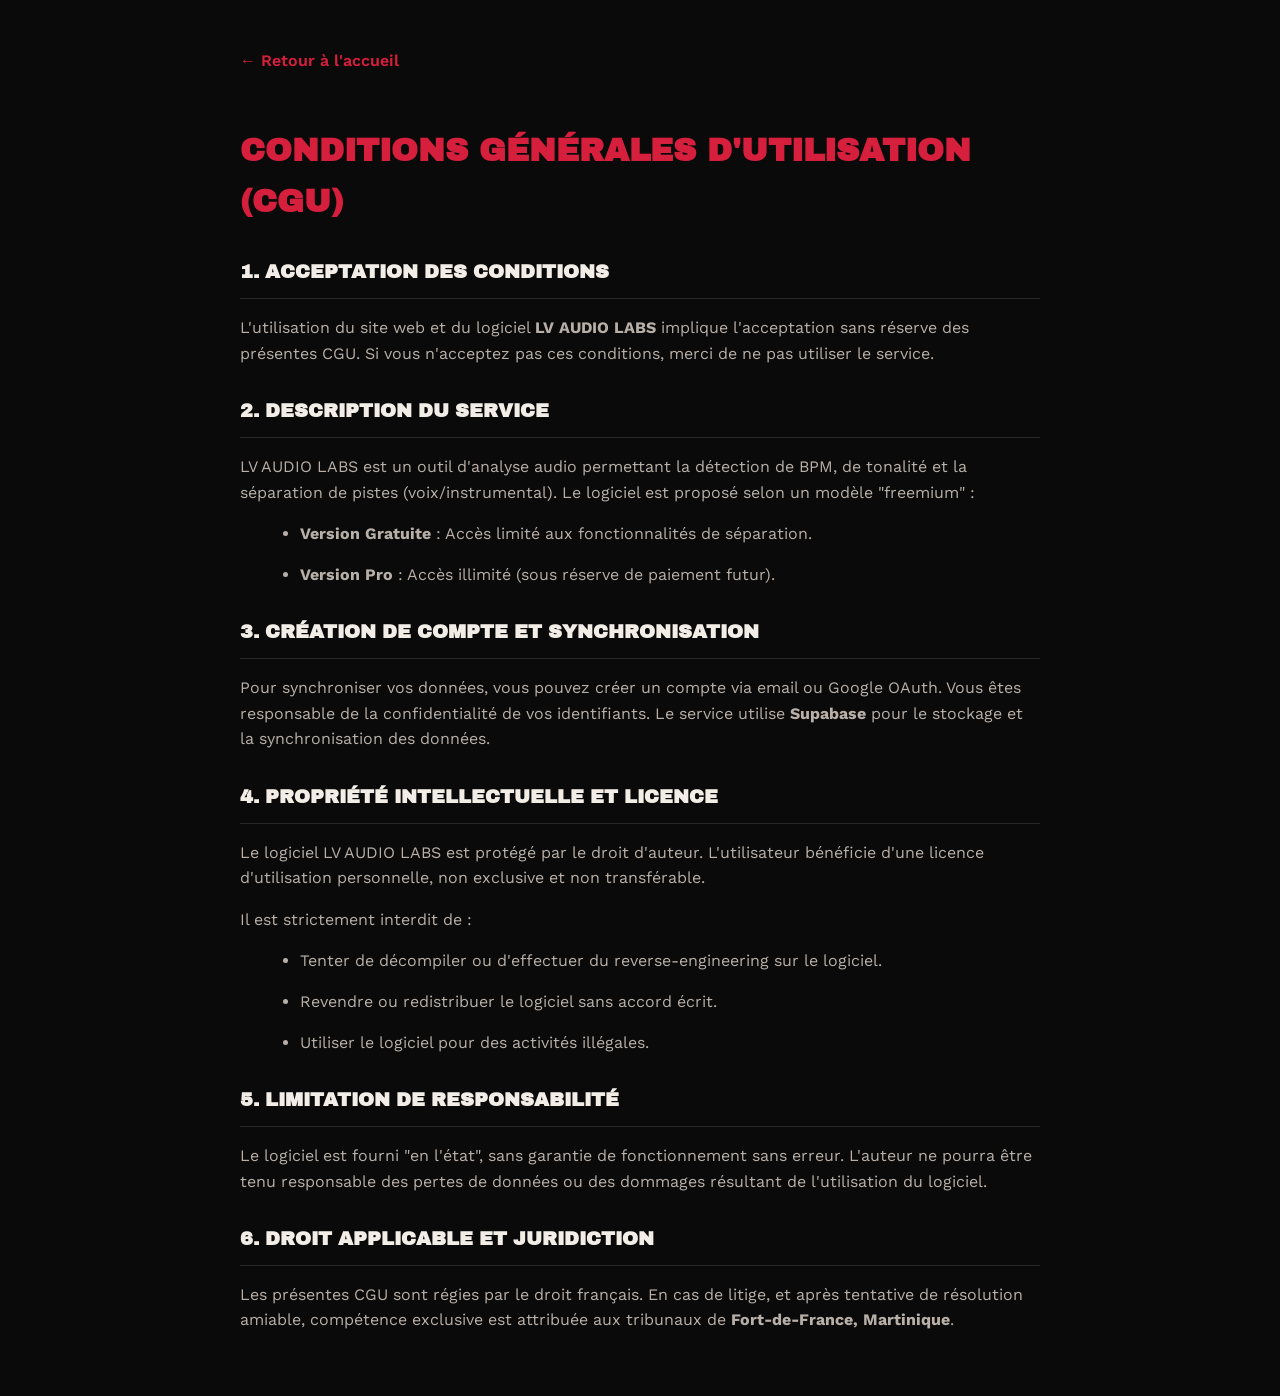
<file: cgu.html>
<!DOCTYPE html>
<html lang="fr">
<head>
    <meta charset="UTF-8">
    <meta name="viewport" content="width=device-width, initial-scale=1.0">
    <title>Conditions Générales d'Utilisation — LV AUDIO LABS</title>
            <link rel="stylesheet" href="fonts.css">
    <style>
        :root {
            --bg: #0b0a0a;
            --bg-raised: #151313;
            --red: #d61f3c;
            --cream: #f2ede7;
            --grey: #b8b0a8;
            --line: #2a2626;
        }
        body {
            background: var(--bg);
            color: var(--cream);
            font-family: 'Work Sans', sans-serif;
            line-height: 1.6;
            padding: 40px 20px;
        }
        .wrap { max-width: 800px; margin: 0 auto; }
        h1 { font-family: 'Archivo Black', sans-serif; text-transform: uppercase; color: var(--red); margin-bottom: 30px; }
        h2 { font-family: 'Archivo Black', sans-serif; text-transform: uppercase; font-size: 1.2rem; margin-top: 30px; border-bottom: 1px solid var(--line); padding-bottom: 10px; }
        p, li { color: var(--grey); margin-bottom: 15px; }
        ul { margin-left: 20px; margin-bottom: 20px; }
        .back-link { display: inline-block; margin-bottom: 30px; color: var(--red); text-decoration: none; font-weight: 600; }
        .back-link:hover { text-decoration: underline; }
    </style>
</head>
<body>
    <div class="wrap">
        <a href="index.html" class="back-link">← Retour à l'accueil</a>
        <h1>Conditions Générales d'Utilisation (CGU)</h1>
        
        <section>
            <h2>1. Acceptation des Conditions</h2>
            <p>L'utilisation du site web et du logiciel <strong>LV AUDIO LABS</strong> implique l'acceptation sans réserve des présentes CGU. Si vous n'acceptez pas ces conditions, merci de ne pas utiliser le service.</p>
        </section>

        <section>
            <h2>2. Description du Service</h2>
            <p>LV AUDIO LABS est un outil d'analyse audio permettant la détection de BPM, de tonalité et la séparation de pistes (voix/instrumental). Le logiciel est proposé selon un modèle "freemium" :</p>
            <ul>
                <li><strong>Version Gratuite</strong> : Accès limité aux fonctionnalités de séparation.</li>
                <li><strong>Version Pro</strong> : Accès illimité (sous réserve de paiement futur).</li>
            </ul>
        </section>

        <section>
            <h2>3. Création de Compte et Synchronisation</h2>
            <p>Pour synchroniser vos données, vous pouvez créer un compte via email ou Google OAuth. Vous êtes responsable de la confidentialité de vos identifiants. Le service utilise <strong>Supabase</strong> pour le stockage et la synchronisation des données.</p>
        </section>

        <section>
            <h2>4. Propriété Intellectuelle et Licence</h2>
            <p>Le logiciel LV AUDIO LABS est protégé par le droit d'auteur. L'utilisateur bénéficie d'une licence d'utilisation personnelle, non exclusive et non transférable.</p>
            <p>Il est strictement interdit de :</p>
            <ul>
                <li>Tenter de décompiler ou d'effectuer du reverse-engineering sur le logiciel.</li>
                <li>Revendre ou redistribuer le logiciel sans accord écrit.</li>
                <li>Utiliser le logiciel pour des activités illégales.</li>
            </ul>
        </section>

        <section>
            <h2>5. Limitation de Responsabilité</h2>
            <p>Le logiciel est fourni "en l'état", sans garantie de fonctionnement sans erreur. L'auteur ne pourra être tenu responsable des pertes de données ou des dommages résultant de l'utilisation du logiciel.</p>
        </section>

        <section>
            <h2>6. Droit Applicable et Juridiction</h2>
            <p>Les présentes CGU sont régies par le droit français. En cas de litige, et après tentative de résolution amiable, compétence exclusive est attribuée aux tribunaux de <strong>Fort-de-France, Martinique</strong>.</p>
        </section>
    </div>
</body>
</html>
</file>
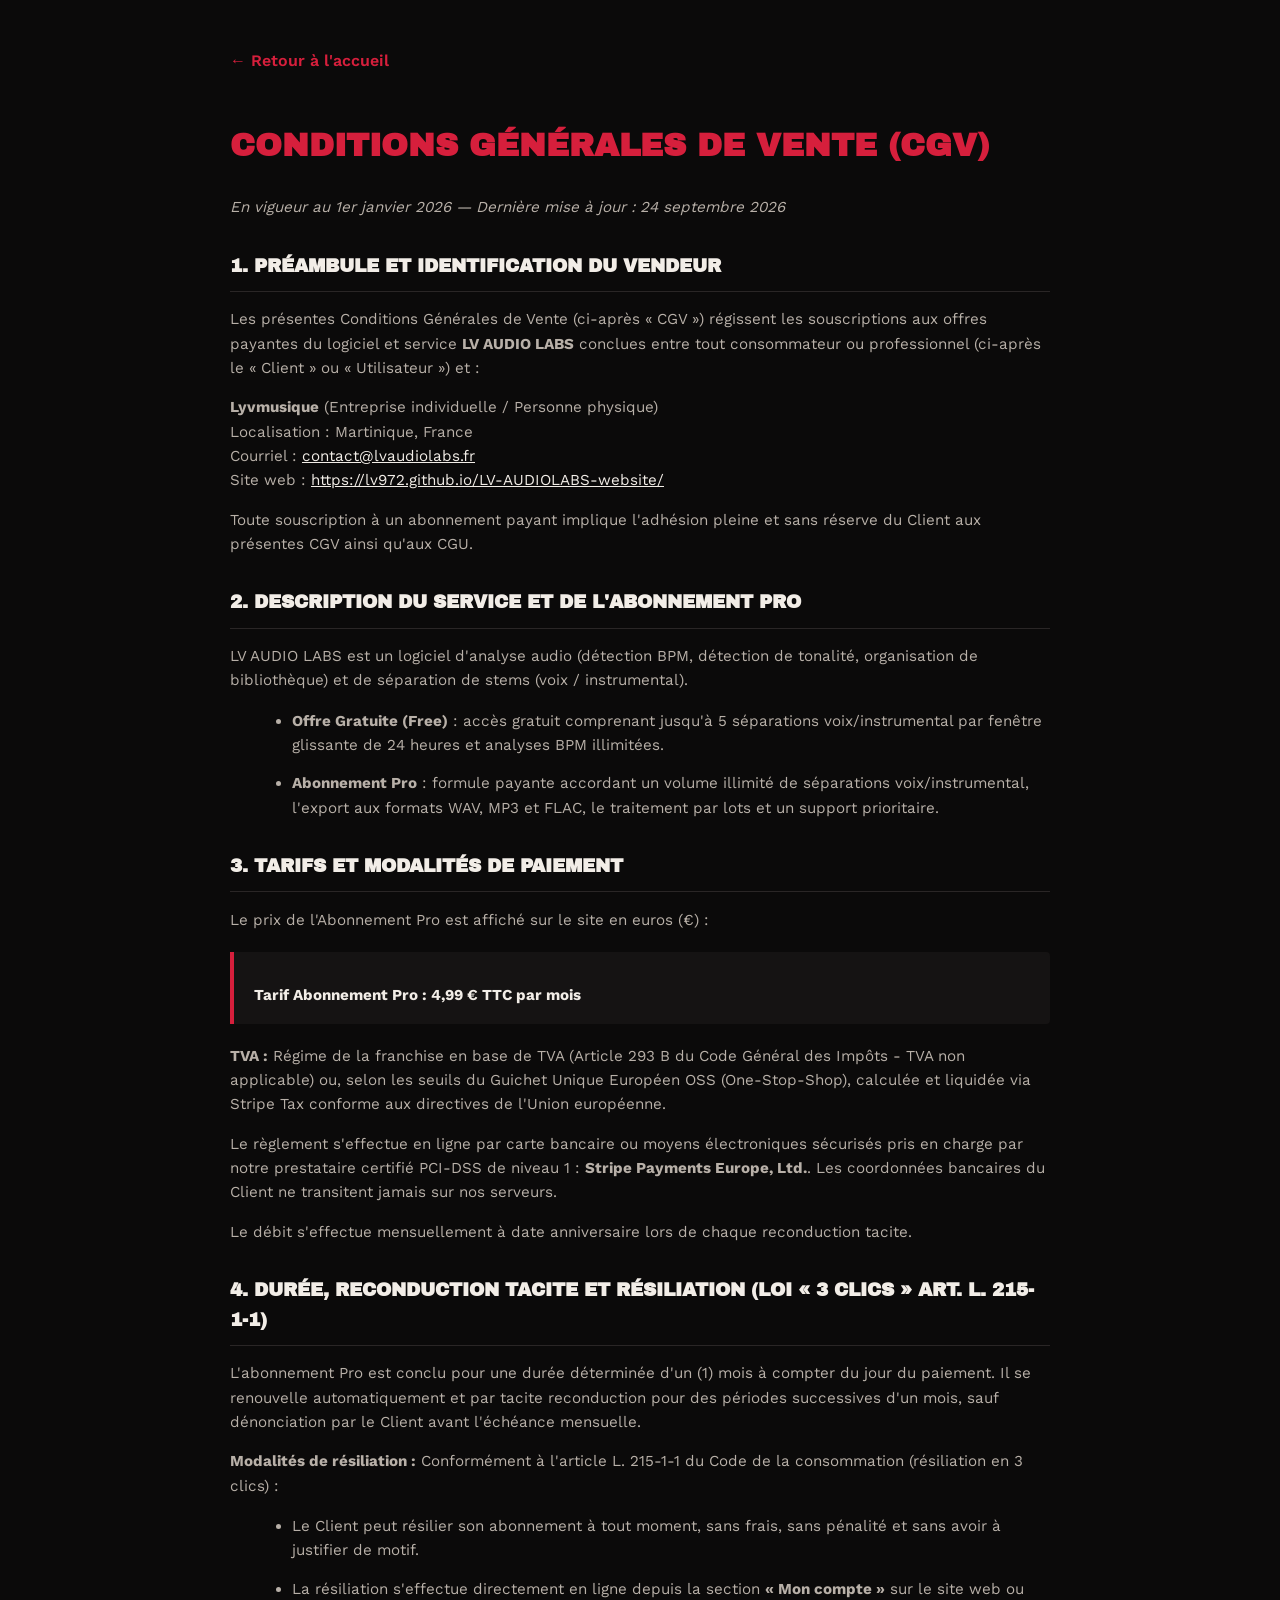
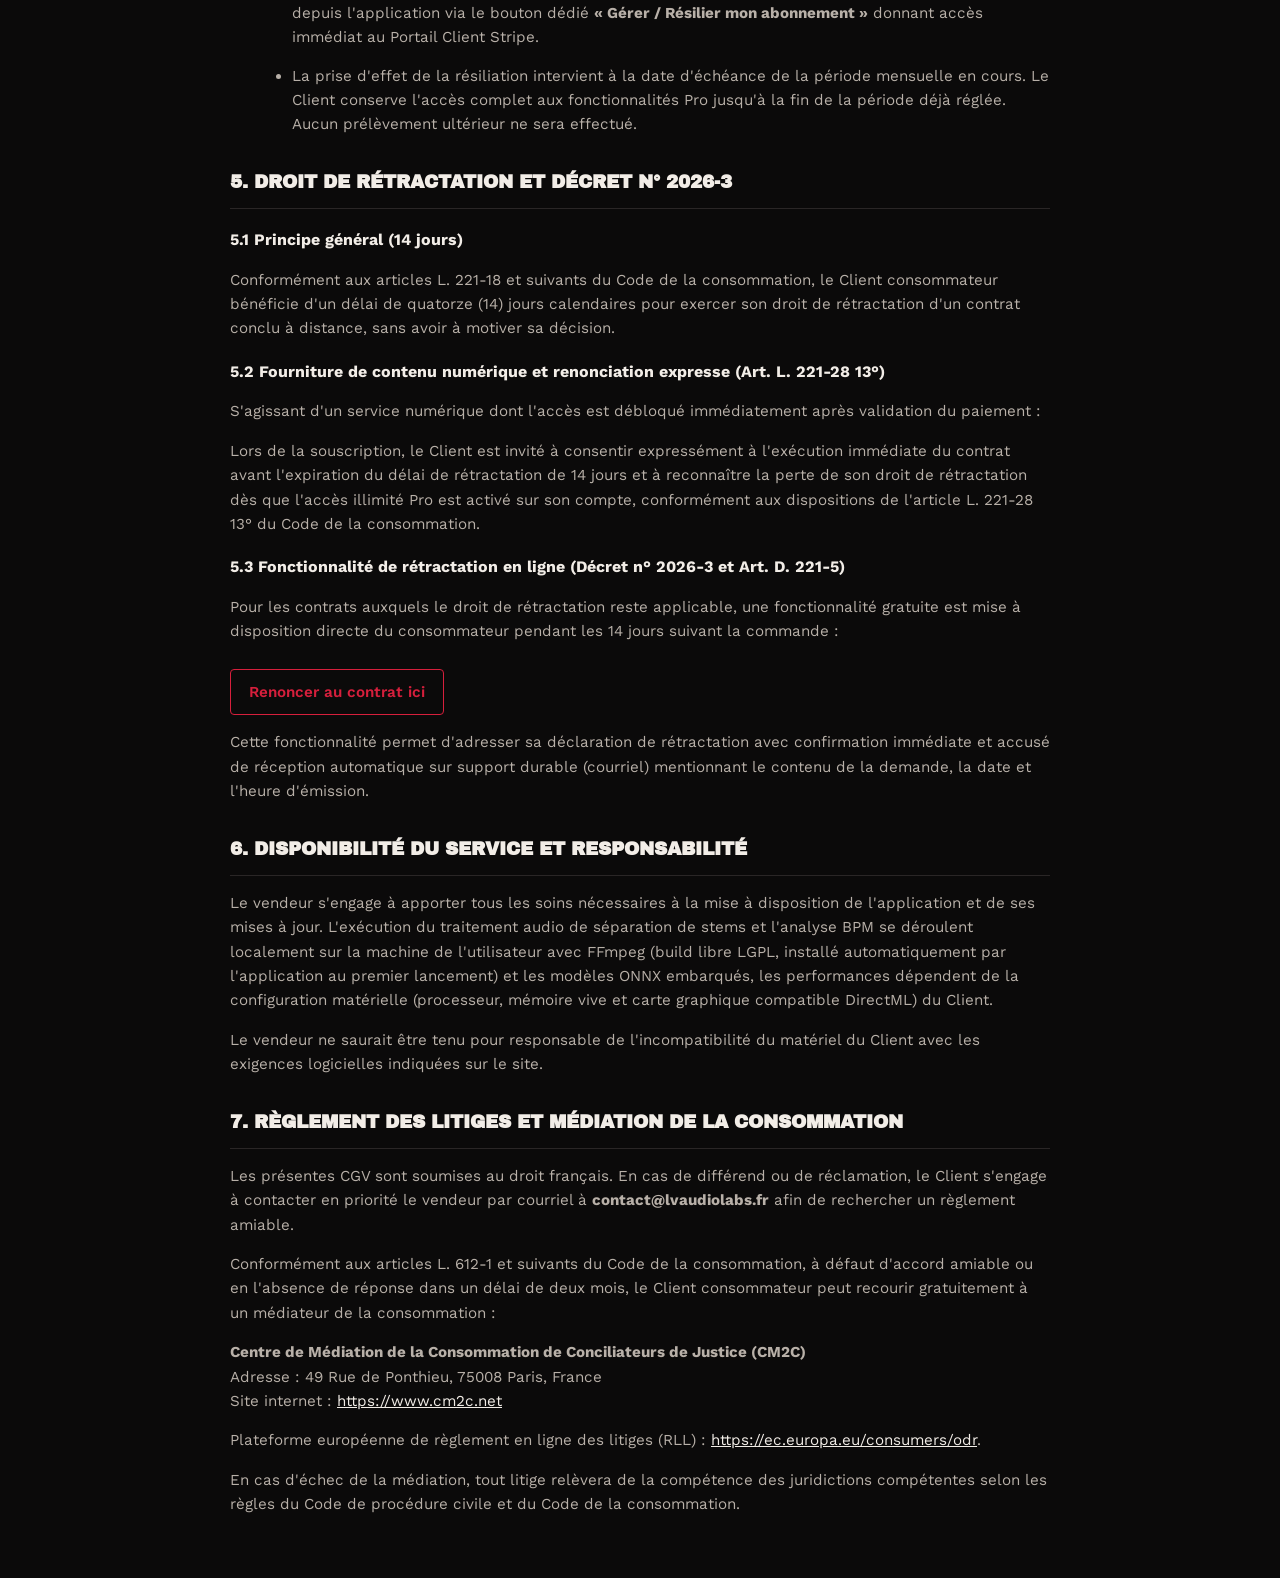
<file: cgv.html>
<!DOCTYPE html>
<html lang="fr">
<head>
    <meta charset="UTF-8">
    <meta name="viewport" content="width=device-width, initial-scale=1.0">
    <title>Conditions Générales de Vente (CGV) — LV AUDIO LABS</title>
            <link rel="stylesheet" href="fonts.css">
    <style>
        :root {
            --bg: #0b0a0a;
            --bg-raised: #151313;
            --red: #d61f3c;
            --cream: #f2ede7;
            --grey: #b8b0a8;
            --line: #2a2626;
        }
        body {
            background: var(--bg);
            color: var(--cream);
            font-family: 'Work Sans', sans-serif;
            line-height: 1.6;
            padding: 40px 20px;
        }
        .wrap { max-width: 820px; margin: 0 auto; }
        h1 { font-family: 'Archivo Black', sans-serif; text-transform: uppercase; color: var(--red); margin-bottom: 24px; font-size: 2rem; }
        h2 { font-family: 'Archivo Black', sans-serif; text-transform: uppercase; font-size: 1.15rem; margin-top: 32px; border-bottom: 1px solid var(--line); padding-bottom: 10px; color: var(--cream); }
        h3 { font-size: 1rem; color: var(--cream); margin-top: 18px; margin-bottom: 6px; }
        p, li { color: var(--grey); margin-bottom: 14px; font-size: 0.95rem; }
        ul, ol { margin-left: 22px; margin-bottom: 18px; }
        .back-link { display: inline-block; margin-bottom: 25px; color: var(--red); text-decoration: none; font-weight: 600; }
        .back-link:hover { text-decoration: underline; }
        .highlight-box {
            background: var(--bg-raised);
            border-left: 4px solid var(--red);
            padding: 16px 20px;
            margin: 20px 0;
            border-radius: 0 4px 4px 0;
        }
        .highlight-box p { margin-bottom: 0; color: var(--cream); }
        .btn-retractation {
            display: inline-block;
            background: transparent;
            color: var(--red);
            border: 1px solid var(--red);
            padding: 10px 18px;
            font-weight: 600;
            text-decoration: none;
            border-radius: 4px;
            margin-top: 10px;
            transition: all 0.2s ease;
        }
        .btn-retractation:hover {
            background: var(--red);
            color: #fff;
        }
    </style>
</head>
<body>
    <div class="wrap">
        <a href="index.html" class="back-link">← Retour à l'accueil</a>
        <h1>Conditions Générales de Vente (CGV)</h1>
        <p><em>En vigueur au 1er janvier 2026 — Dernière mise à jour : 24 septembre 2026</em></p>

        <section>
            <h2>1. Préambule et identification du vendeur</h2>
            <p>Les présentes Conditions Générales de Vente (ci-après « CGV ») régissent les souscriptions aux offres payantes du logiciel et service <strong>LV AUDIO LABS</strong> conclues entre tout consommateur ou professionnel (ci-après le « Client » ou « Utilisateur ») et :</p>
            <p>
                <strong>Lyvmusique</strong> (Entreprise individuelle / Personne physique)<br>
                Localisation : Martinique, France<br>
                Courriel : <a href="mailto:contact@lvaudiolabs.fr" style="color: var(--cream);">contact@lvaudiolabs.fr</a><br>
                Site web : <a href="https://lv972.github.io/LV-AUDIOLABS-website/" style="color: var(--cream);">https://lv972.github.io/LV-AUDIOLABS-website/</a>
            </p>
            <p>Toute souscription à un abonnement payant implique l'adhésion pleine et sans réserve du Client aux présentes CGV ainsi qu'aux CGU.</p>
        </section>

        <section>
            <h2>2. Description du Service et de l'Abonnement Pro</h2>
            <p>LV AUDIO LABS est un logiciel d'analyse audio (détection BPM, détection de tonalité, organisation de bibliothèque) et de séparation de stems (voix / instrumental).</p>
            <ul>
                <li><strong>Offre Gratuite (Free)</strong> : accès gratuit comprenant jusqu'à 5 séparations voix/instrumental par fenêtre glissante de 24 heures et analyses BPM illimitées.</li>
                <li><strong>Abonnement Pro</strong> : formule payante accordant un volume illimité de séparations voix/instrumental, l'export aux formats WAV, MP3 et FLAC, le traitement par lots et un support prioritaire.</li>
            </ul>
        </section>

        <section>
            <h2>3. Tarifs et Modalités de Paiement</h2>
            <p>Le prix de l'Abonnement Pro est affiché sur le site en euros (€) :</p>
            <div class="highlight-box">
                <p><strong>Tarif Abonnement Pro : 4,99 € TTC par mois</strong></p>
            </div>
            <p><strong>TVA :</strong> Régime de la franchise en base de TVA (Article 293 B du Code Général des Impôts - TVA non applicable) ou, selon les seuils du Guichet Unique Européen OSS (One-Stop-Shop), calculée et liquidée via Stripe Tax conforme aux directives de l'Union européenne.</p>
            <p>Le règlement s'effectue en ligne par carte bancaire ou moyens électroniques sécurisés pris en charge par notre prestataire certifié PCI-DSS de niveau 1 : <strong>Stripe Payments Europe, Ltd.</strong>. Les coordonnées bancaires du Client ne transitent jamais sur nos serveurs.</p>
            <p>Le débit s'effectue mensuellement à date anniversaire lors de chaque reconduction tacite.</p>
        </section>
    <section>
            <h2>4. Durée, Reconduction tacite et Résiliation (Loi « 3 clics » Art. L. 215-1-1)</h2>
            <p>L'abonnement Pro est conclu pour une durée déterminée d'un (1) mois à compter du jour du paiement. Il se renouvelle automatiquement et par tacite reconduction pour des périodes successives d'un mois, sauf dénonciation par le Client avant l'échéance mensuelle.</p>
            <p><strong>Modalités de résiliation :</strong> Conformément à l'article L. 215-1-1 du Code de la consommation (résiliation en 3 clics) :</p>
            <ul>
                <li>Le Client peut résilier son abonnement à tout moment, sans frais, sans pénalité et sans avoir à justifier de motif.</li>
                <li>La résiliation s'effectue directement en ligne depuis la section <strong>« Mon compte »</strong> sur le site web ou depuis l'application via le bouton dédié <strong>« Gérer / Résilier mon abonnement »</strong> donnant accès immédiat au Portail Client Stripe.</li>
                <li>La prise d'effet de la résiliation intervient à la date d'échéance de la période mensuelle en cours. Le Client conserve l'accès complet aux fonctionnalités Pro jusqu'à la fin de la période déjà réglée. Aucun prélèvement ultérieur ne sera effectué.</li>
            </ul>
        </section>

        <section id="retractation">
            <h2>5. Droit de Rétractation et Décret n° 2026-3</h2>
            <h3>5.1 Principe général (14 jours)</h3>
            <p>Conformément aux articles L. 221-18 et suivants du Code de la consommation, le Client consommateur bénéficie d'un délai de quatorze (14) jours calendaires pour exercer son droit de rétractation d'un contrat conclu à distance, sans avoir à motiver sa décision.</p>

            <h3>5.2 Fourniture de contenu numérique et renonciation expresse (Art. L. 221-28 13°)</h3>
            <p>S'agissant d'un service numérique dont l'accès est débloqué immédiatement après validation du paiement :</p>
            <p>Lors de la souscription, le Client est invité à consentir expressément à l'exécution immédiate du contrat avant l'expiration du délai de rétractation de 14 jours et à reconnaître la perte de son droit de rétractation dès que l'accès illimité Pro est activé sur son compte, conformément aux dispositions de l'article L. 221-28 13° du Code de la consommation.</p>

            <h3>5.3 Fonctionnalité de rétractation en ligne (Décret n° 2026-3 et Art. D. 221-5)</h3>
            <p>Pour les contrats auxquels le droit de rétractation reste applicable, une fonctionnalité gratuite est mise à disposition directe du consommateur pendant les 14 jours suivant la commande :</p>
            <p><a href="index.html#retractation-form" class="btn-retractation">Renoncer au contrat ici</a></p>
            <p>Cette fonctionnalité permet d'adresser sa déclaration de rétractation avec confirmation immédiate et accusé de réception automatique sur support durable (courriel) mentionnant le contenu de la demande, la date et l'heure d'émission.</p>
        </section>

        <section>
            <h2>6. Disponibilité du Service et Responsabilité</h2>
            <p>Le vendeur s'engage à apporter tous les soins nécessaires à la mise à disposition de l'application et de ses mises à jour. L'exécution du traitement audio de séparation de stems et l'analyse BPM se déroulent localement sur la machine de l'utilisateur avec FFmpeg (build libre LGPL, installé automatiquement par l'application au premier lancement) et les modèles ONNX embarqués, les performances dépendent de la configuration matérielle (processeur, mémoire vive et carte graphique compatible DirectML) du Client.</p>
            <p>Le vendeur ne saurait être tenu pour responsable de l'incompatibilité du matériel du Client avec les exigences logicielles indiquées sur le site.</p>
        </section>

        <section>
            <h2>7. Règlement des Litiges et Médiation de la Consommation</h2>
            <p>Les présentes CGV sont soumises au droit français. En cas de différend ou de réclamation, le Client s'engage à contacter en priorité le vendeur par courriel à <strong>contact@lvaudiolabs.fr</strong> afin de rechercher un règlement amiable.</p>
            <p>Conformément aux articles L. 612-1 et suivants du Code de la consommation, à défaut d'accord amiable ou en l'absence de réponse dans un délai de deux mois, le Client consommateur peut recourir gratuitement à un médiateur de la consommation :</p>
            <p>
                <strong>Centre de Médiation de la Consommation de Conciliateurs de Justice (CM2C)</strong><br>
                Adresse : 49 Rue de Ponthieu, 75008 Paris, France<br>
                Site internet : <a href="https://www.cm2c.net" target="_blank" rel="noopener noreferrer" style="color: var(--cream);">https://www.cm2c.net</a>
            </p>
            <p>Plateforme européenne de règlement en ligne des litiges (RLL) : <a href="https://ec.europa.eu/consumers/odr" target="_blank" rel="noopener noreferrer" style="color: var(--cream);">https://ec.europa.eu/consumers/odr</a>.</p>
            <p>En cas d'échec de la médiation, tout litige relèvera de la compétence des juridictions compétentes selon les règles du Code de procédure civile et du Code de la consommation.</p>
        </section>
    </div>
</body>
</html>
</file>
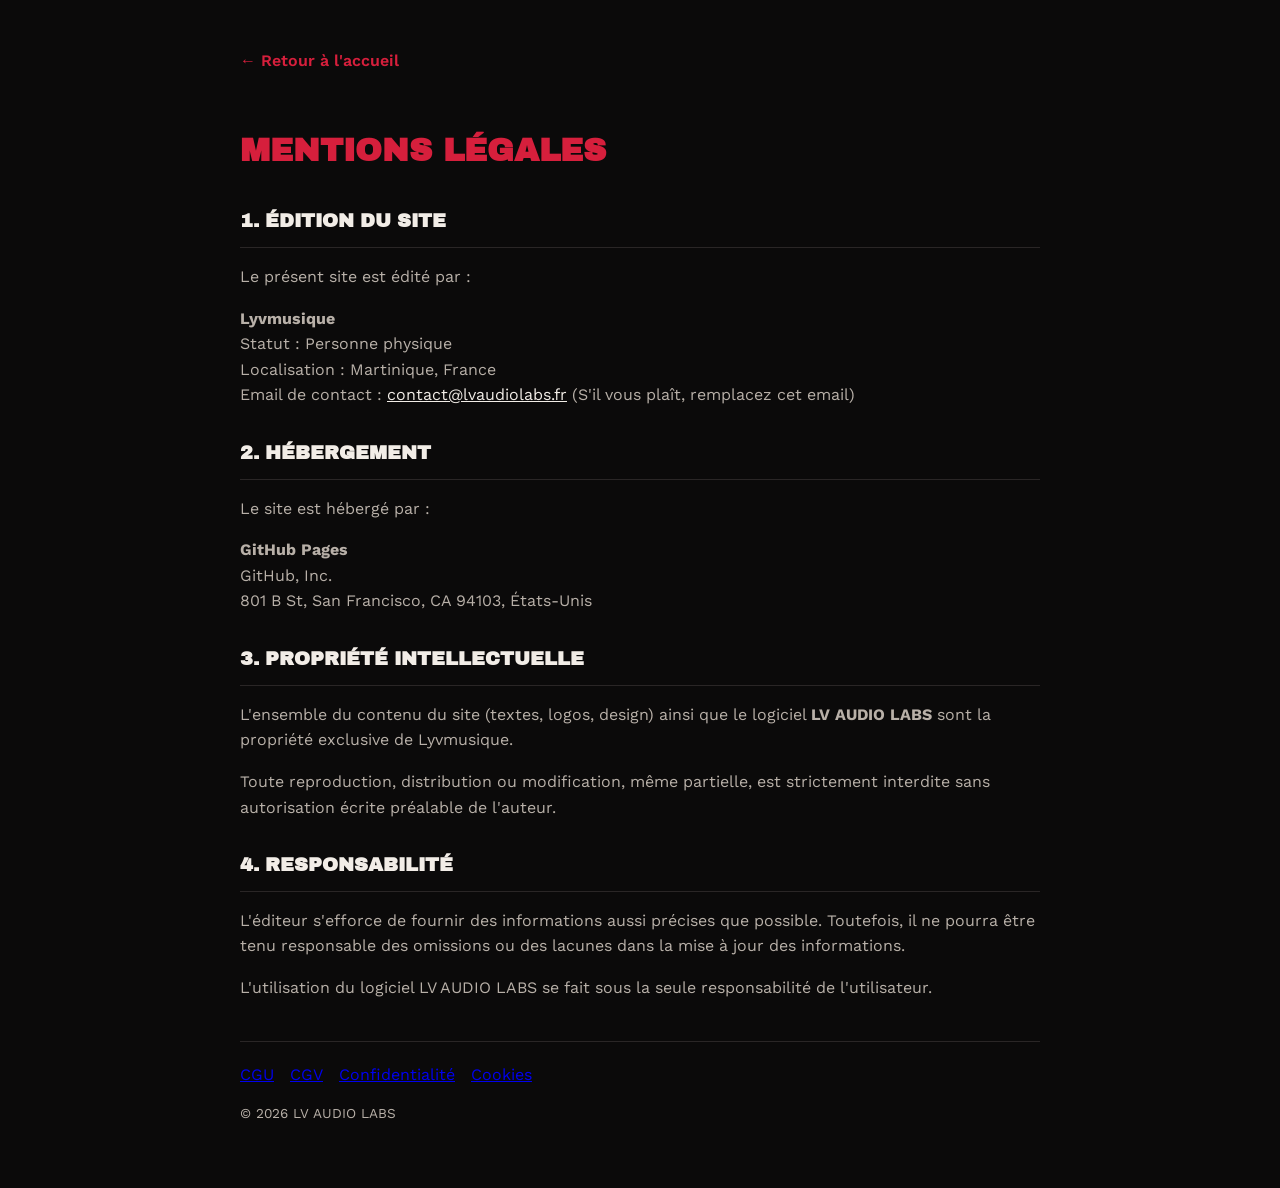
<file: mentions-legales.html>
<!DOCTYPE html>
<html lang="fr">
<head>
    <meta charset="UTF-8">
    <meta name="viewport" content="width=device-width, initial-scale=1.0">
    <title>Mentions Légales — LV AUDIO LABS</title>
            <link rel="stylesheet" href="fonts.css">
    <style>
        :root {
            --bg: #0b0a0a;
            --bg-raised: #151313;
            --red: #d61f3c;
            --cream: #f2ede7;
            --grey: #b8b0a8;
            --line: #2a2626;
        }
        body {
            background: var(--bg);
            color: var(--cream);
            font-family: 'Work Sans', sans-serif;
            line-height: 1.6;
            padding: 40px 20px;
        }
        .wrap { max-width: 800px; margin: 0 auto; }
        h1 { font-family: 'Archivo Black', sans-serif; text-transform: uppercase; color: var(--red); margin-bottom: 30px; }
        h2 { font-family: 'Archivo Black', sans-serif; text-transform: uppercase; font-size: 1.2rem; margin-top: 30px; border-bottom: 1px solid var(--line); padding-bottom: 10px; }
        p, li { color: var(--grey); margin-bottom: 15px; }
        ul { margin-left: 20px; margin-bottom: 20px; }
        .back-link { display: inline-block; margin-bottom: 30px; color: var(--red); text-decoration: none; font-weight: 600; }
        .back-link:hover { text-decoration: underline; }
    </style>
</head>
<body>
    <div class="wrap">
        <a href="index.html" class="back-link">← Retour à l'accueil</a>
        <h1>Mentions Légales</h1>
        
        <section>
            <h2>1. Édition du site</h2>
            <p>Le présent site est édité par :</p>
            <p><strong>Lyvmusique</strong><br>
            Statut : Personne physique<br>
            Localisation : Martinique, France<br>
            Email de contact : <a href="mailto:contact@lvaudiolabs.fr" style="color: var(--cream)">contact@lvaudiolabs.fr</a> (S'il vous plaît, remplacez cet email)</p>
        </section>

        <section>
            <h2>2. Hébergement</h2>
            <p>Le site est hébergé par :</p>
            <p><strong>GitHub Pages</strong><br>
            GitHub, Inc.<br>
            801 B St, San Francisco, CA 94103, États-Unis</p>
        </section>

        <section>
            <h2>3. Propriété Intellectuelle</h2>
            <p>L'ensemble du contenu du site (textes, logos, design) ainsi que le logiciel <strong>LV AUDIO LABS</strong> sont la propriété exclusive de Lyvmusique.</p>
            <p>Toute reproduction, distribution ou modification, même partielle, est strictement interdite sans autorisation écrite préalable de l'auteur.</p>
        </section>

        <section>
            <h2>4. Responsabilité</h2>
            <p>L'éditeur s'efforce de fournir des informations aussi précises que possible. Toutefois, il ne pourra être tenu responsable des omissions ou des lacunes dans la mise à jour des informations.</p>
            <p>L'utilisation du logiciel LV AUDIO LABS se fait sous la seule responsabilité de l'utilisateur.</p>
        </section>

        <footer style="margin-top: 40px; padding-top: 20px; border-top: 1px solid var(--line);">
            <nav class="legal-links" aria-label="Informations légales" style="display: flex; flex-wrap: wrap; gap: 16px; margin-bottom: 16px;">
                <a href="cgu.html">CGU</a>
                <a href="cgv.html">CGV</a>
                <a href="politique-confidentialite.html">Confidentialité</a>
                <a href="politique-cookies.html">Cookies</a>
            </nav>
            <p style="color: var(--grey); font-size: 0.85rem;">© 2026 LV AUDIO LABS</p>
        </footer>
    </div>
</body>
</html>
</file>
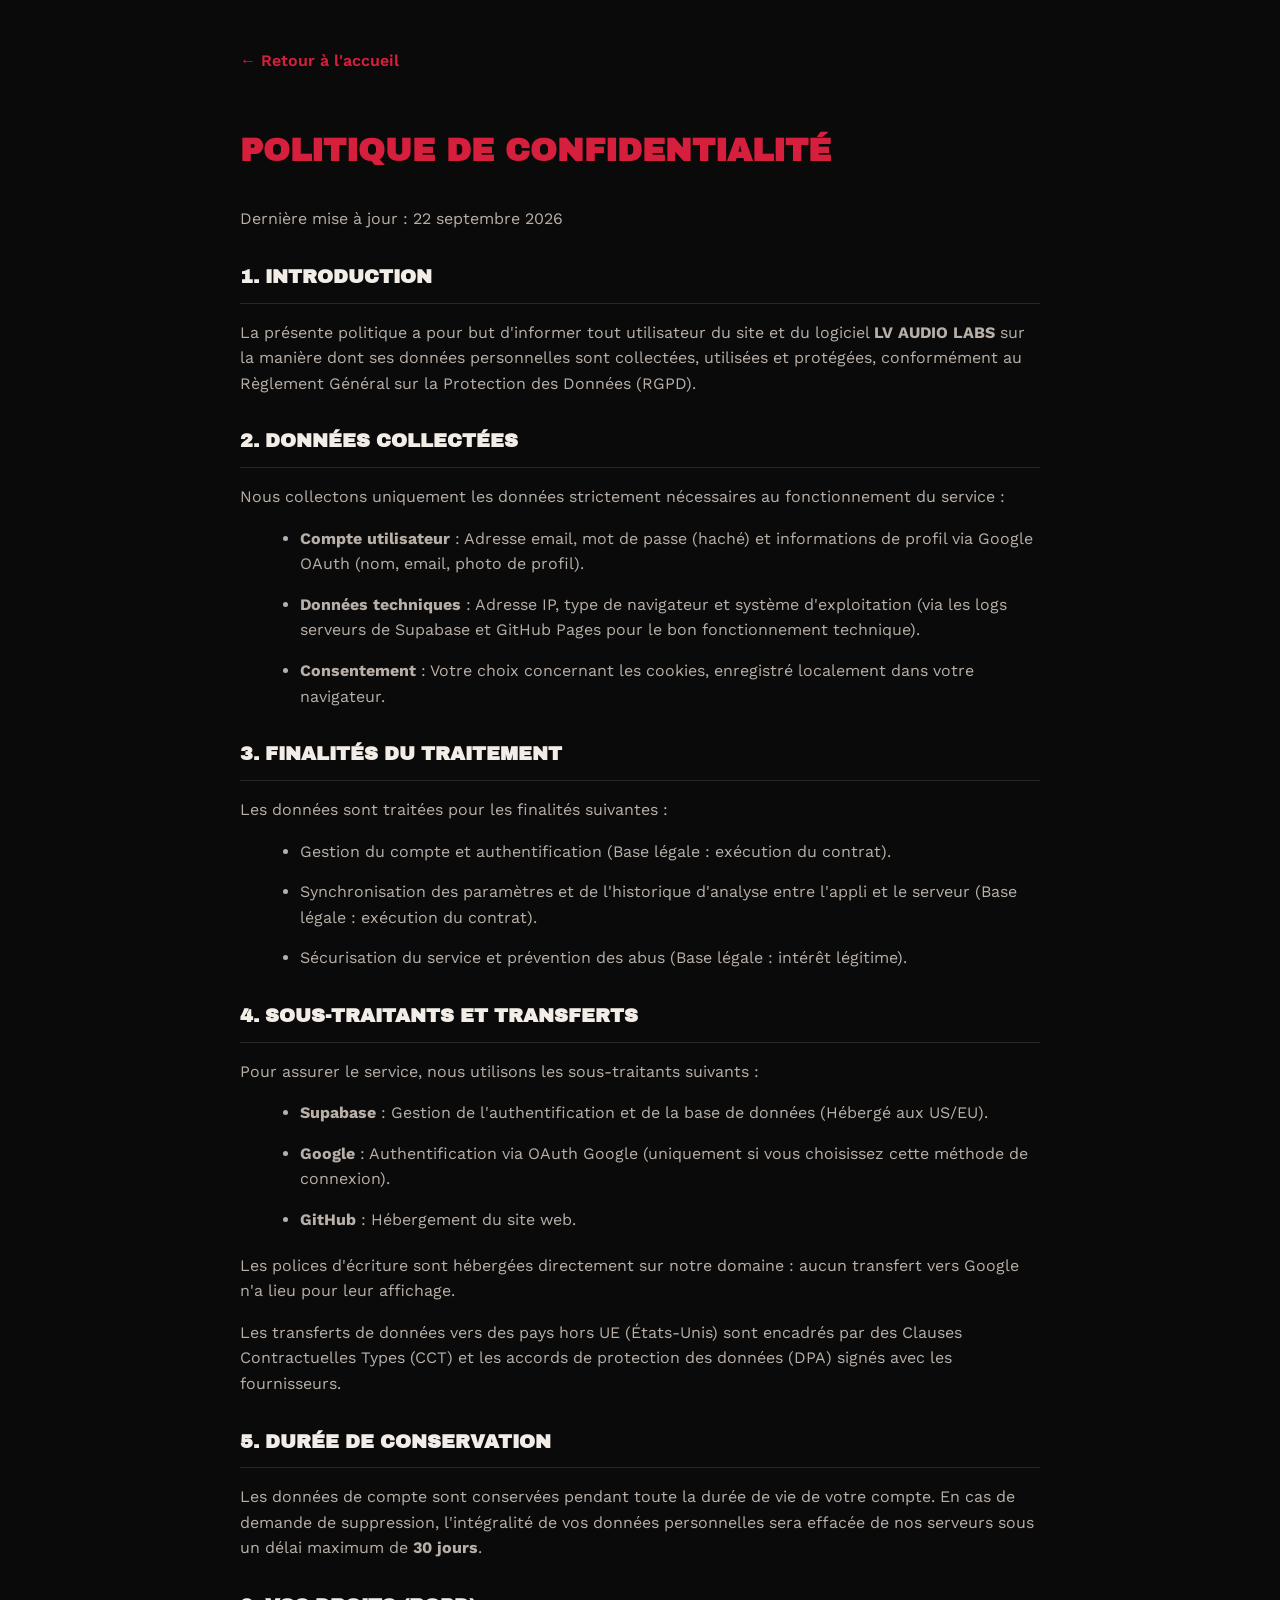
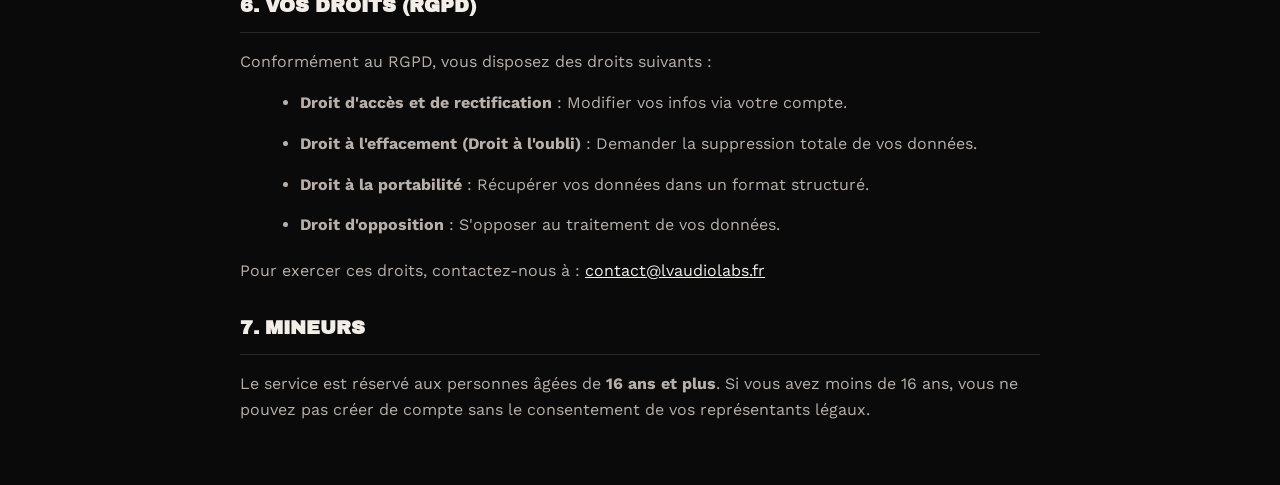
<file: politique-confidentialite.html>
<!DOCTYPE html>
<html lang="fr">
<head>
    <meta charset="UTF-8">
    <meta name="viewport" content="width=device-width, initial-scale=1.0">
    <title>Politique de Confidentialité — LV AUDIO LABS</title>
            <link rel="stylesheet" href="fonts.css">
    <style>
        :root {
            --bg: #0b0a0a;
            --bg-raised: #151313;
            --red: #d61f3c;
            --cream: #f2ede7;
            --grey: #b8b0a8;
            --line: #2a2626;
        }
        body {
            background: var(--bg);
            color: var(--cream);
            font-family: 'Work Sans', sans-serif;
            line-height: 1.6;
            padding: 40px 20px;
        }
        .wrap { max-width: 800px; margin: 0 auto; }
        h1 { font-family: 'Archivo Black', sans-serif; text-transform: uppercase; color: var(--red); margin-bottom: 30px; }
        h2 { font-family: 'Archivo Black', sans-serif; text-transform: uppercase; font-size: 1.2rem; margin-top: 30px; border-bottom: 1px solid var(--line); padding-bottom: 10px; }
        p, li { color: var(--grey); margin-bottom: 15px; }
        ul { margin-left: 20px; margin-bottom: 20px; }
        .back-link { display: inline-block; margin-bottom: 30px; color: var(--red); text-decoration: none; font-weight: 600; }
        .back-link:hover { text-decoration: underline; }
    </style>
</head>
<body>
    <div class="wrap">
        <a href="index.html" class="back-link">← Retour à l'accueil</a>
        <h1>Politique de Confidentialité</h1>
        <p>Dernière mise à jour : 22 septembre 2026</p>
        
        <section>
            <h2>1. Introduction</h2>
            <p>La présente politique a pour but d'informer tout utilisateur du site et du logiciel <strong>LV AUDIO LABS</strong> sur la manière dont ses données personnelles sont collectées, utilisées et protégées, conformément au Règlement Général sur la Protection des Données (RGPD).</p>
        </section>

        <section>
            <h2>2. Données Collectées</h2>
            <p>Nous collectons uniquement les données strictement nécessaires au fonctionnement du service :</p>
            <ul>
                <li><strong>Compte utilisateur</strong> : Adresse email, mot de passe (haché) et informations de profil via Google OAuth (nom, email, photo de profil).</li>
                <li><strong>Données techniques</strong> : Adresse IP, type de navigateur et système d'exploitation (via les logs serveurs de Supabase et GitHub Pages pour le bon fonctionnement technique).</li>
                <li><strong>Consentement</strong> : Votre choix concernant les cookies, enregistré localement dans votre navigateur.</li>
            </ul>
        </section>

        <section>
            <h2>3. Finalités du Traitement</h2>
            <p>Les données sont traitées pour les finalités suivantes :</p>
            <ul>
                <li>Gestion du compte et authentification (Base légale : exécution du contrat).</li>
                <li>Synchronisation des paramètres et de l'historique d'analyse entre l'appli et le serveur (Base légale : exécution du contrat).</li>
                <li>Sécurisation du service et prévention des abus (Base légale : intérêt légitime).</li>
            </ul>
        </section>

        <section>
            <h2>4. Sous-traitants et Transferts</h2>
            <p>Pour assurer le service, nous utilisons les sous-traitants suivants :</p>
            <ul>
                <li><strong>Supabase</strong> : Gestion de l'authentification et de la base de données (Hébergé aux US/EU).</li>
                <li><strong>Google</strong> : Authentification via OAuth Google (uniquement si vous choisissez cette méthode de connexion).</li>
                <li><strong>GitHub</strong> : Hébergement du site web.</li>
            </ul>
            <p>Les polices d'écriture sont hébergées directement sur notre domaine : aucun transfert vers Google n'a lieu pour leur affichage.</p>
            <p>Les transferts de données vers des pays hors UE (États-Unis) sont encadrés par des Clauses Contractuelles Types (CCT) et les accords de protection des données (DPA) signés avec les fournisseurs.</p>
        </section>

        <section>
            <h2>5. Durée de Conservation</h2>
            <p>Les données de compte sont conservées pendant toute la durée de vie de votre compte. En cas de demande de suppression, l'intégralité de vos données personnelles sera effacée de nos serveurs sous un délai maximum de <strong>30 jours</strong>.</p>
        </section>

        <section>
            <h2>6. Vos Droits (RGPD)</h2>
            <p>Conformément au RGPD, vous disposez des droits suivants :</p>
            <ul>
                <li><strong>Droit d'accès et de rectification</strong> : Modifier vos infos via votre compte.</li>
                <li><strong>Droit à l'effacement (Droit à l'oubli)</strong> : Demander la suppression totale de vos données.</li>
                <li><strong>Droit à la portabilité</strong> : Récupérer vos données dans un format structuré.</li>
                <li><strong>Droit d'opposition</strong> : S'opposer au traitement de vos données.</li>
            </ul>
            <p>Pour exercer ces droits, contactez-nous à : <a href="mailto:contact@lvaudiolabs.fr" style="color: var(--cream)">contact@lvaudiolabs.fr</a></p>
        </section>

        <section>
            <h2>7. Mineurs</h2>
            <p>Le service est réservé aux personnes âgées de <strong>16 ans et plus</strong>. Si vous avez moins de 16 ans, vous ne pouvez pas créer de compte sans le consentement de vos représentants légaux.</p>
        </section>
    </div>
</body>
</html>
</file>
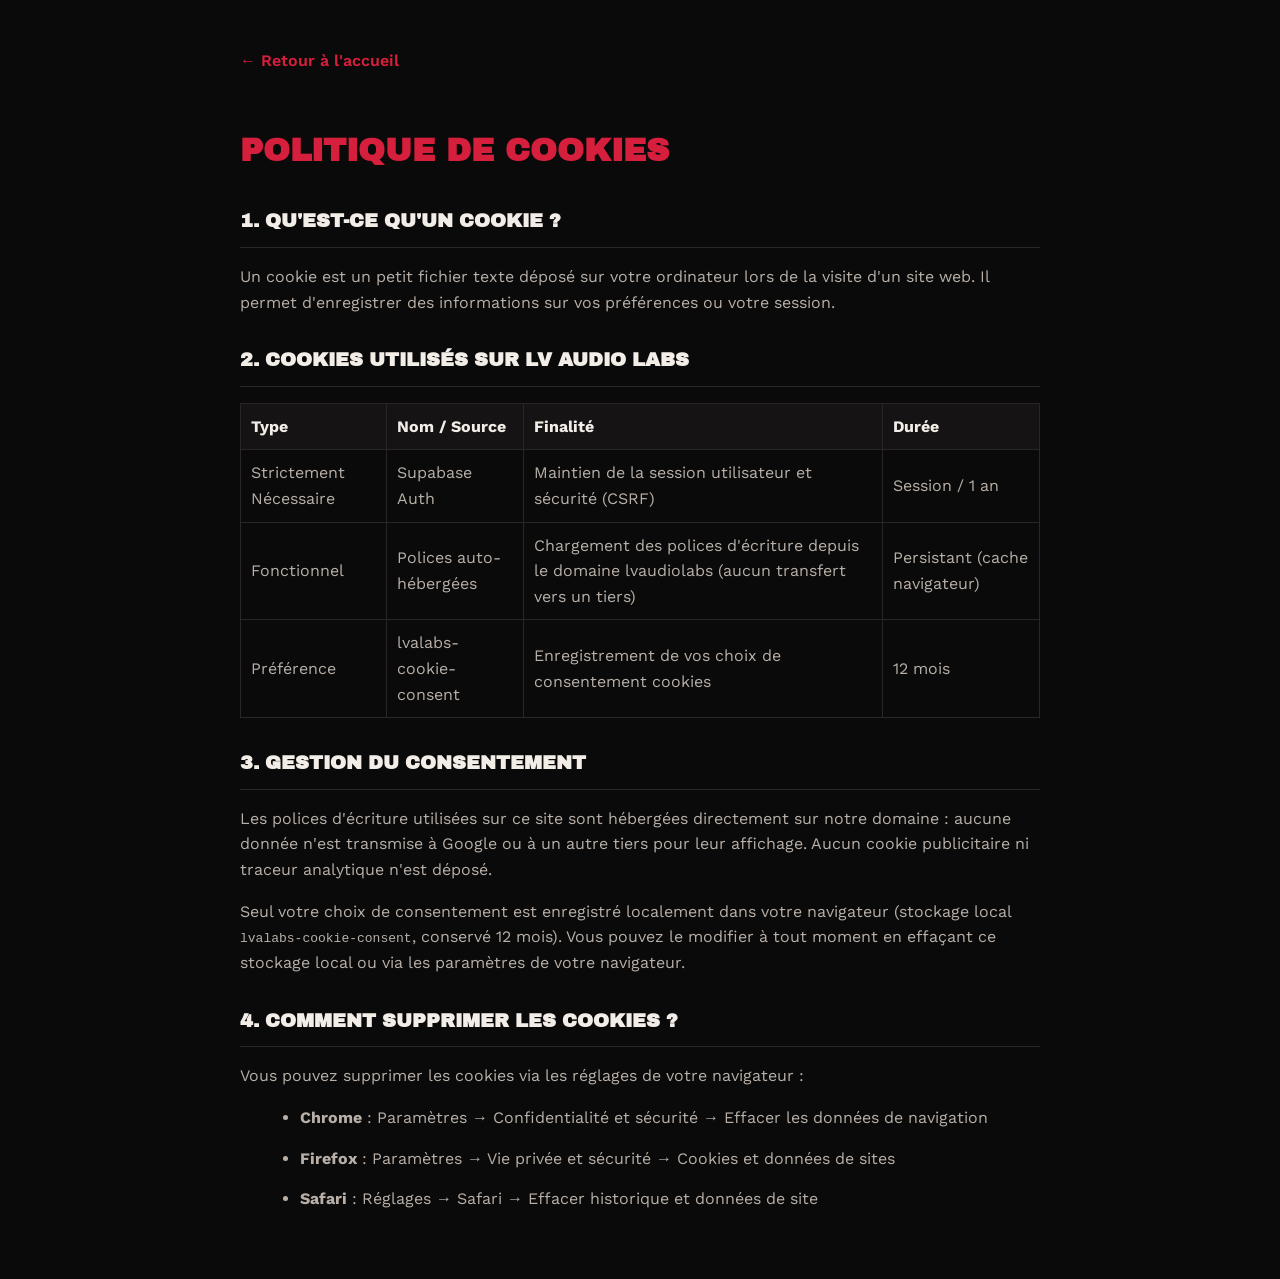
<file: politique-cookies.html>
<!DOCTYPE html>
<html lang="fr">
<head>
    <meta charset="UTF-8">
    <meta name="viewport" content="width=device-width, initial-scale=1.0">
    <title>Politique de Cookies — LV AUDIO LABS</title>
            <link rel="stylesheet" href="fonts.css">
    <style>
        :root {
            --bg: #0b0a0a;
            --bg-raised: #151313;
            --red: #d61f3c;
            --cream: #f2ede7;
            --grey: #b8b0a8;
            --line: #2a2626;
        }
        body {
            background: var(--bg);
            color: var(--cream);
            font-family: 'Work Sans', sans-serif;
            line-height: 1.6;
            padding: 40px 20px;
        }
        .wrap { max-width: 800px; margin: 0 auto; }
        h1 { font-family: 'Archivo Black', sans-serif; text-transform: uppercase; color: var(--red); margin-bottom: 30px; }
        h2 { font-family: 'Archivo Black', sans-serif; text-transform: uppercase; font-size: 1.2rem; margin-top: 30px; border-bottom: 1px solid var(--line); padding-bottom: 10px; }
        p, li { color: var(--grey); margin-bottom: 15px; }
        ul { margin-left: 20px; margin-bottom: 20px; }
        .back-link { display: inline-block; margin-bottom: 30px; color: var(--red); text-decoration: none; font-weight: 600; }
        .back-link:hover { text-decoration: underline; }
        table { width: 100%; border-collapse: collapse; margin-bottom: 20px; color: var(--grey); }
        th, td { border: 1px solid var(--line); padding: 10px; text-align: left; }
        th { color: var(--cream); background: var(--bg-raised); }
    </style>
</head>
<body>
    <div class="wrap">
        <a href="index.html" class="back-link">← Retour à l'accueil</a>
        <h1>Politique de Cookies</h1>
        
        <section>
            <h2>1. Qu'est-ce qu'un cookie ?</h2>
            <p>Un cookie est un petit fichier texte déposé sur votre ordinateur lors de la visite d'un site web. Il permet d'enregistrer des informations sur vos préférences ou votre session.</p>
        </section>

        <section>
            <h2>2. Cookies utilisés sur LV AUDIO LABS</h2>
            <table>
                <thead>
                    <tr>
                        <th>Type</th>
                        <th>Nom / Source</th>
                        <th>Finalité</th>
                        <th>Durée</th>
                    </tr>
                </thead>
                <tbody>
                    <tr>
                        <td>Strictement Nécessaire</td>
                        <td>Supabase Auth</td>
                        <td>Maintien de la session utilisateur et sécurité (CSRF)</td>
                        <td>Session / 1 an</td>
                    </tr>
                    <tr>
                        <td>Fonctionnel</td>
                        <td>Polices auto-hébergées</td>
                        <td>Chargement des polices d'écriture depuis le domaine lvaudiolabs (aucun transfert vers un tiers)</td>
                        <td>Persistant (cache navigateur)</td>
                    </tr>
                    <tr>
                        <td>Préférence</td>
                        <td>lvalabs-cookie-consent</td>
                        <td>Enregistrement de vos choix de consentement cookies</td>
                        <td>12 mois</td>
                    </tr>
                </tbody>
            </table>
        </section>

        <section>
            <h2>3. Gestion du consentement</h2>
            <p>Les polices d'écriture utilisées sur ce site sont hébergées directement sur notre domaine : aucune donnée n'est transmise à Google ou à un autre tiers pour leur affichage. Aucun cookie publicitaire ni traceur analytique n'est déposé.</p>
            <p>Seul votre choix de consentement est enregistré localement dans votre navigateur (stockage local <code>lvalabs-cookie-consent</code>, conservé 12 mois). Vous pouvez le modifier à tout moment en effaçant ce stockage local ou via les paramètres de votre navigateur.</p>
        </section>

        <section>
            <h2>4. Comment supprimer les cookies ?</h2>
            <p>Vous pouvez supprimer les cookies via les réglages de votre navigateur :</p>
            <ul>
                <li><strong>Chrome</strong> : Paramètres → Confidentialité et sécurité → Effacer les données de navigation</li>
                <li><strong>Firefox</strong> : Paramètres → Vie privée et sécurité → Cookies et données de sites</li>
                <li><strong>Safari</strong> : Réglages → Safari → Effacer historique et données de site</li>
            </ul>
        </section>
    </div>
</body>
</html>
</file>
<file: fonts.css>
/* Polices LV AUDIO LABS hébergées localement (auto-hébergement).
 *
 * Les fichiers .woff2 doivent être placés dans website/fonts/ :
 *   archivo-black-400.woff2  et  work-sans-400.woff2 / work-sans-600.woff2
 * Téléchargement manuel (SIL Open Font License 1.1) :
 *   https://fonts.google.com/specimen/Archivo+Black   → Download
 *   https://fonts.google.com/specimen/Work+Sans       → Download
 * puis décompresser et copier les .woff2 dans website/fonts/.
 *
 * Cela évite tout appel à Google Fonts (tiers) : les polices sont servies
 * depuis le même domaine que le site.
 */

@font-face {
  font-family: "Archivo Black";
  font-style: normal;
  font-weight: 400;
  font-display: swap;
  src: url("fonts/archivo-black-400.woff2") format("woff2");
}

@font-face {
  font-family: "Work Sans";
  font-style: normal;
  font-weight: 400;
  font-display: swap;
  src: url("fonts/work-sans-400.woff2") format("woff2");
}

@font-face {
  font-family: "Work Sans";
  font-style: normal;
  font-weight: 600;
  font-display: swap;
  src: url("fonts/work-sans-600.woff2") format("woff2");
}

@font-face {
  font-family: "Work Sans";
  font-style: normal;
  font-weight: 700;
  font-display: swap;
  src: url("fonts/work-sans-700.woff2") format("woff2");
}
</file>
